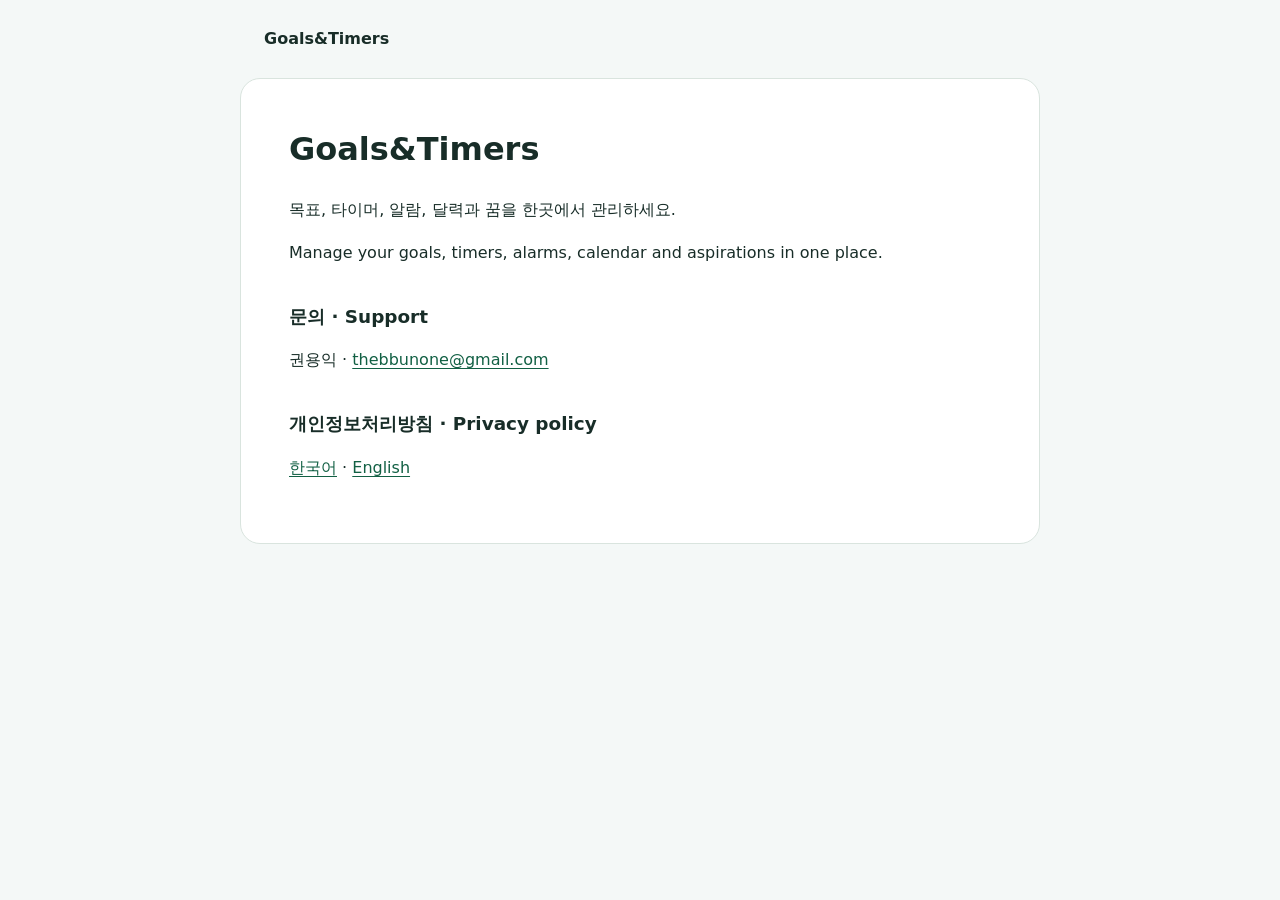
<file: index.html>
<!doctype html><html lang="ko"><head><meta charset="utf-8"><meta name="viewport" content="width=device-width,initial-scale=1"><title>Goals&amp;Timers — Support</title><link rel="stylesheet" href="styles.css"></head><body><header><div class="brand">Goals&amp;Timers</div></header><main><h1>Goals&amp;Timers</h1><p>목표, 타이머, 알람, 달력과 꿈을 한곳에서 관리하세요.</p><p lang="en">Manage your goals, timers, alarms, calendar and aspirations in one place.</p><h2>문의 · Support</h2><p>권용익 · <a href="mailto:thebbunone@gmail.com">thebbunone@gmail.com</a></p><h2>개인정보처리방침 · Privacy policy</h2><p><a href="privacy.html" lang="ko">한국어</a> · <a href="en.html" lang="en">English</a></p></main></body></html>
</file>
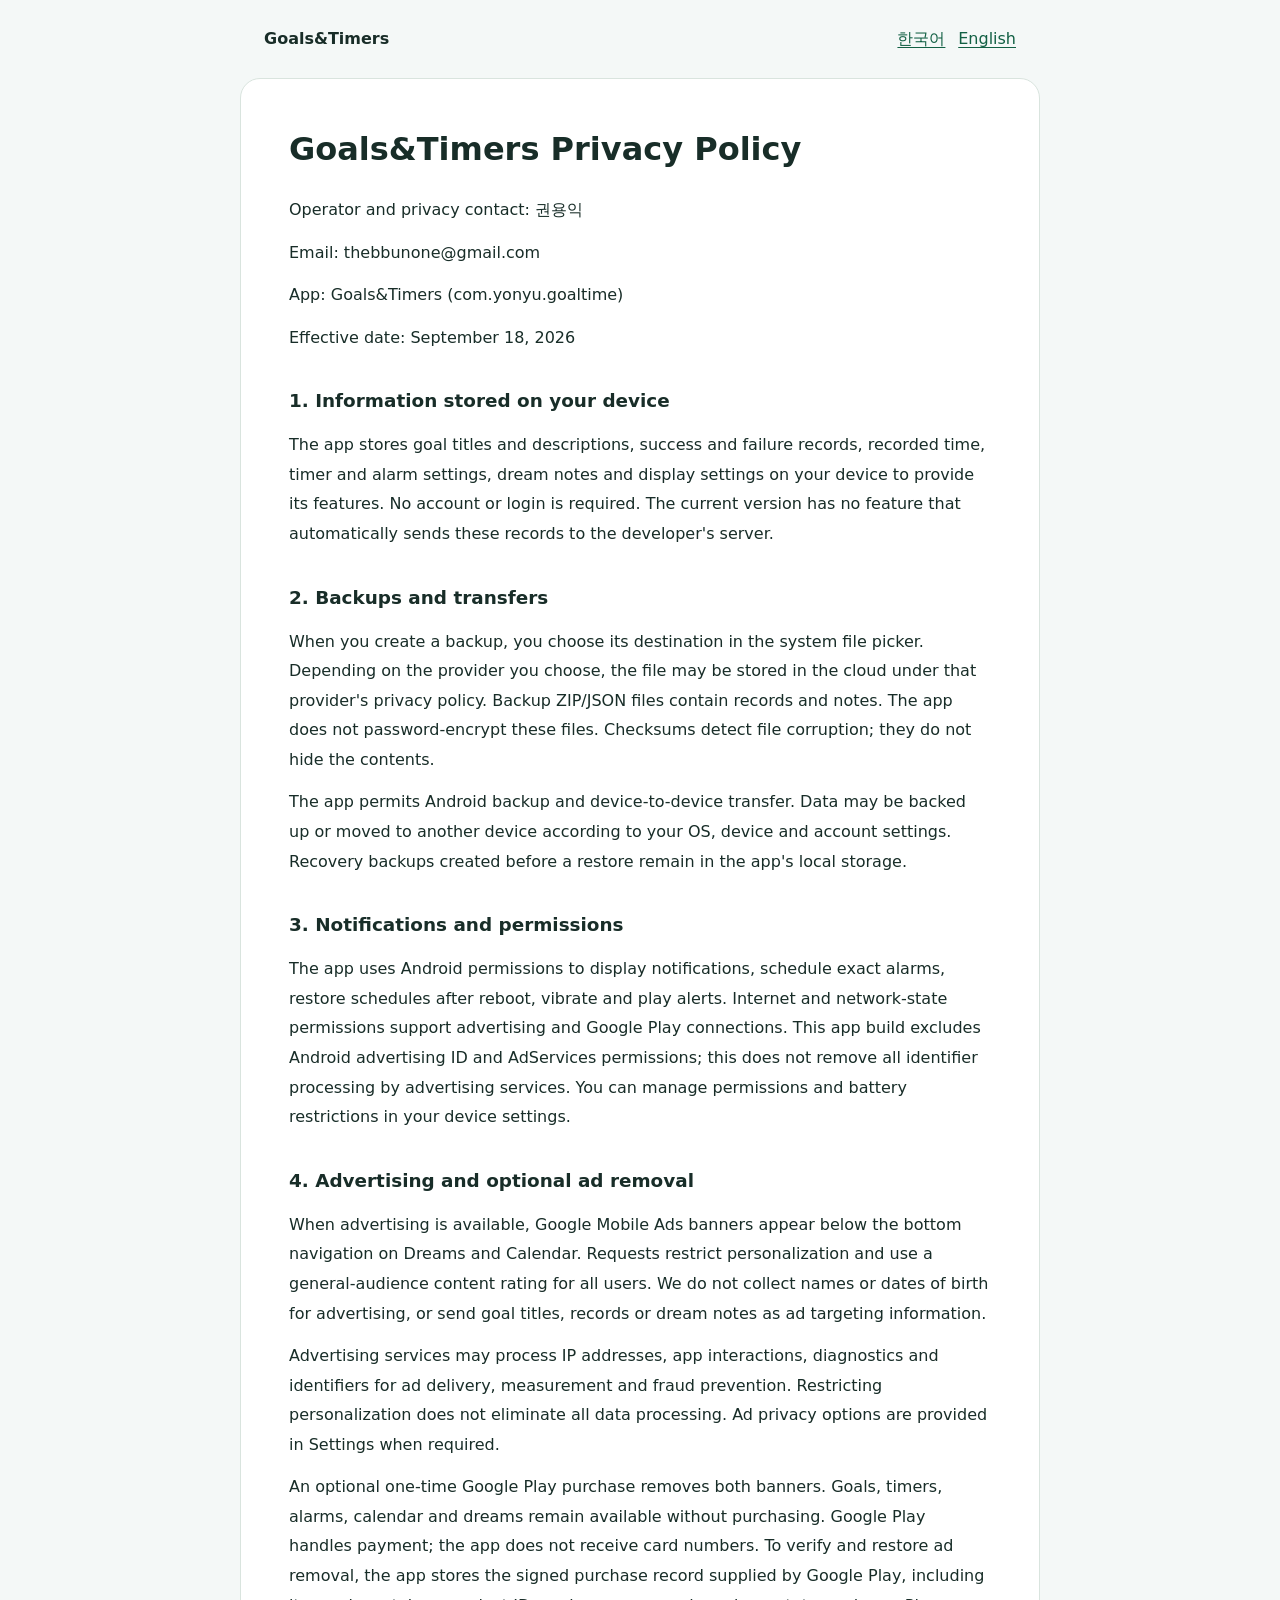
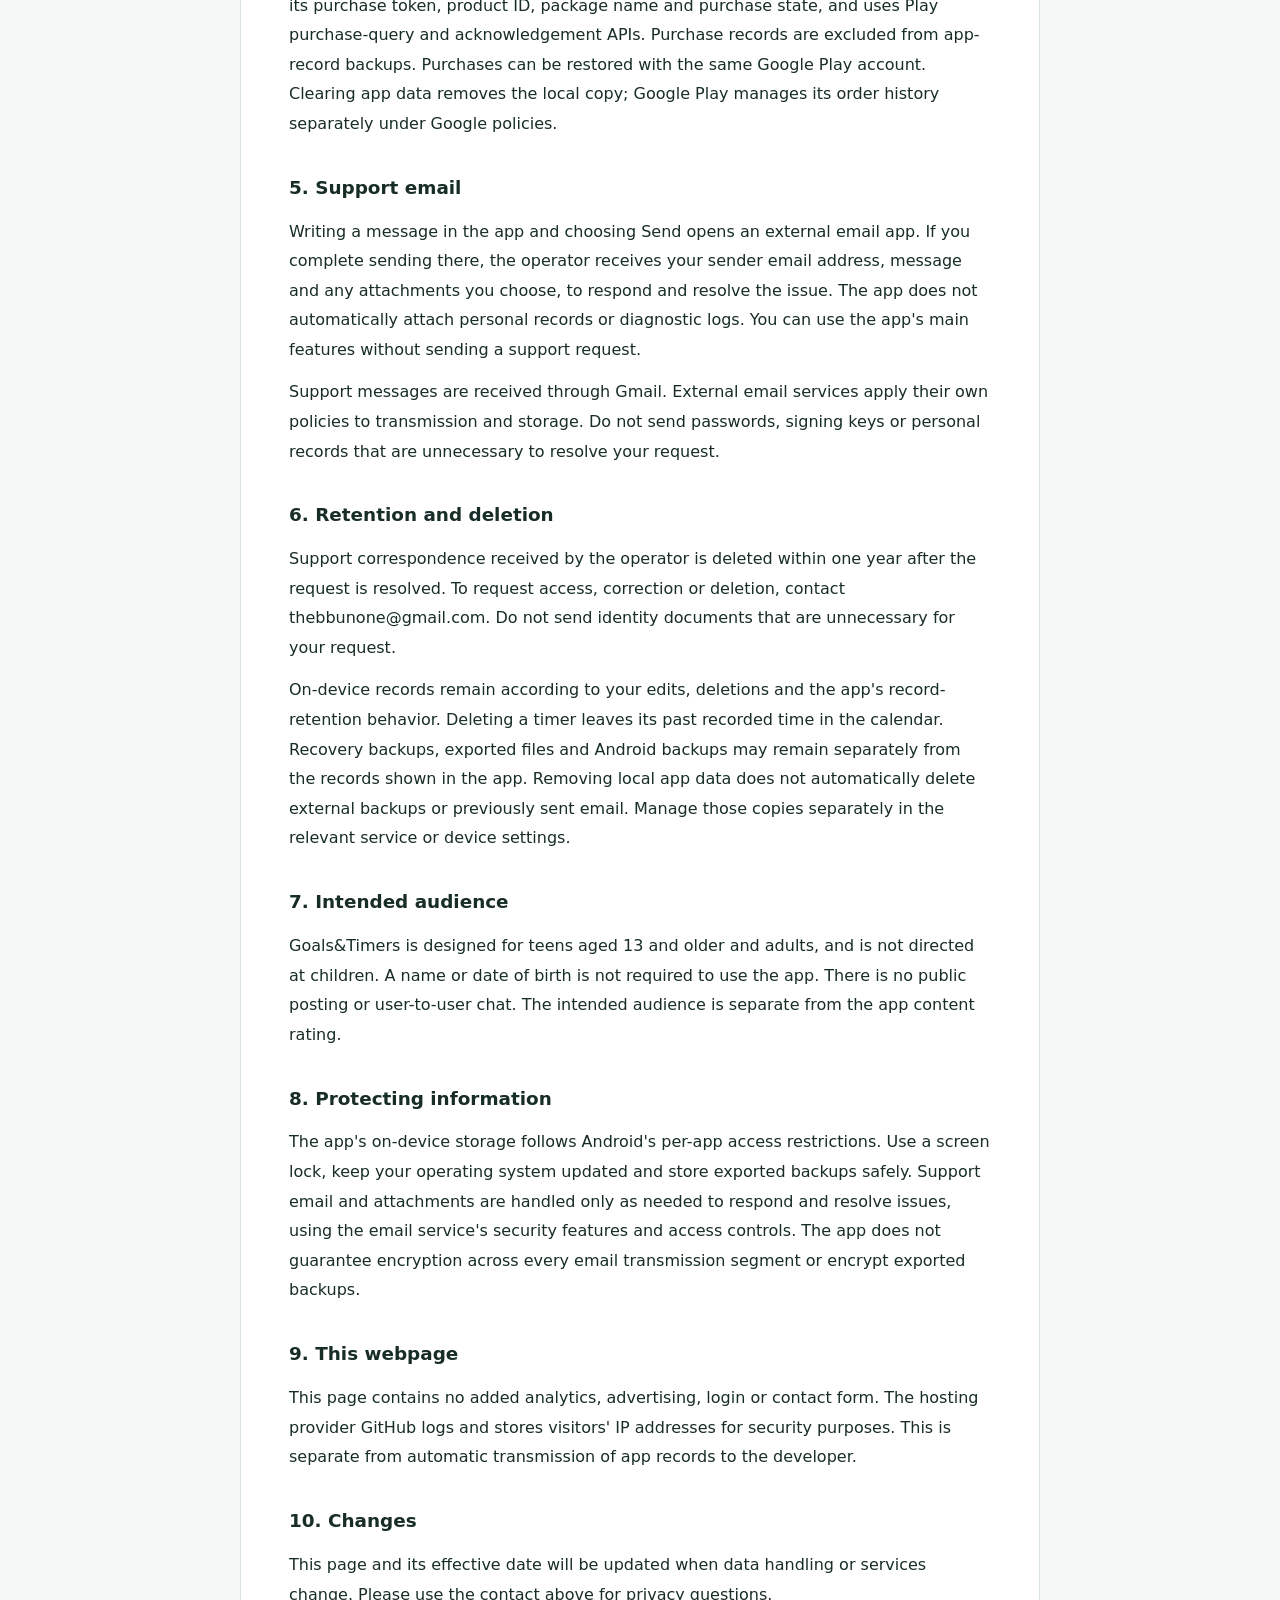
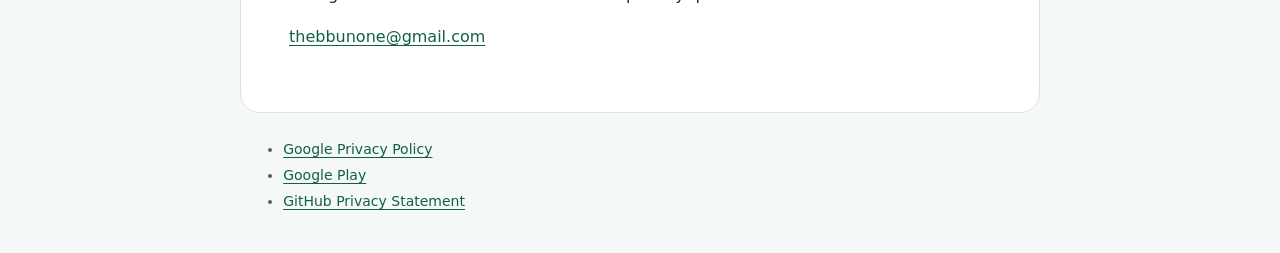
<file: en.html>
<!doctype html><html lang="en"><head><meta charset="utf-8"><meta name="viewport" content="width=device-width,initial-scale=1"><meta name="referrer" content="no-referrer"><title>Goals&amp;Timers — Privacy Policy</title><link rel="stylesheet" href="styles.css"></head><body><a class="skip" href="#content">Skip to content</a><header><div class="brand">Goals&amp;Timers</div><nav aria-label="Language"><a href="privacy.html" lang="ko" hreflang="ko">한국어</a><a href="en.html" lang="en" hreflang="en">English</a></nav></header><main id="content"><h1>Goals&amp;Timers Privacy Policy</h1><p>Operator and privacy contact: 권용익</p><p>Email: thebbunone@gmail.com</p><p>App: Goals&amp;Timers (com.yonyu.goaltime)</p><p>Effective date: September 18, 2026</p><h2>1. Information stored on your device</h2><p>The app stores goal titles and descriptions, success and failure records, recorded time, timer and alarm settings, dream notes and display settings on your device to provide its features. No account or login is required. The current version has no feature that automatically sends these records to the developer&#x27;s server.</p><h2>2. Backups and transfers</h2><p>When you create a backup, you choose its destination in the system file picker. Depending on the provider you choose, the file may be stored in the cloud under that provider&#x27;s privacy policy. Backup ZIP/JSON files contain records and notes. The app does not password-encrypt these files. Checksums detect file corruption; they do not hide the contents.</p><p>The app permits Android backup and device-to-device transfer. Data may be backed up or moved to another device according to your OS, device and account settings. Recovery backups created before a restore remain in the app&#x27;s local storage.</p><h2>3. Notifications and permissions</h2><p>The app uses Android permissions to display notifications, schedule exact alarms, restore schedules after reboot, vibrate and play alerts. Internet and network-state permissions support advertising and Google Play connections. This app build excludes Android advertising ID and AdServices permissions; this does not remove all identifier processing by advertising services. You can manage permissions and battery restrictions in your device settings.</p><h2>4. Advertising and optional ad removal</h2><p>When advertising is available, Google Mobile Ads banners appear below the bottom navigation on Dreams and Calendar. Requests restrict personalization and use a general-audience content rating for all users. We do not collect names or dates of birth for advertising, or send goal titles, records or dream notes as ad targeting information.</p><p>Advertising services may process IP addresses, app interactions, diagnostics and identifiers for ad delivery, measurement and fraud prevention. Restricting personalization does not eliminate all data processing. Ad privacy options are provided in Settings when required.</p><p>An optional one-time Google Play purchase removes both banners. Goals, timers, alarms, calendar and dreams remain available without purchasing. Google Play handles payment; the app does not receive card numbers. To verify and restore ad removal, the app stores the signed purchase record supplied by Google Play, including its purchase token, product ID, package name and purchase state, and uses Play purchase-query and acknowledgement APIs. Purchase records are excluded from app-record backups. Purchases can be restored with the same Google Play account. Clearing app data removes the local copy; Google Play manages its order history separately under Google policies.</p><h2>5. Support email</h2><p>Writing a message in the app and choosing Send opens an external email app. If you complete sending there, the operator receives your sender email address, message and any attachments you choose, to respond and resolve the issue. The app does not automatically attach personal records or diagnostic logs. You can use the app&#x27;s main features without sending a support request.</p><p>Support messages are received through Gmail. External email services apply their own policies to transmission and storage. Do not send passwords, signing keys or personal records that are unnecessary to resolve your request.</p><h2>6. Retention and deletion</h2><p>Support correspondence received by the operator is deleted within one year after the request is resolved. To request access, correction or deletion, contact thebbunone@gmail.com. Do not send identity documents that are unnecessary for your request.</p><p>On-device records remain according to your edits, deletions and the app&#x27;s record-retention behavior. Deleting a timer leaves its past recorded time in the calendar. Recovery backups, exported files and Android backups may remain separately from the records shown in the app. Removing local app data does not automatically delete external backups or previously sent email. Manage those copies separately in the relevant service or device settings.</p><h2>7. Intended audience</h2><p>Goals&amp;Timers is designed for teens aged 13 and older and adults, and is not directed at children. A name or date of birth is not required to use the app. There is no public posting or user-to-user chat. The intended audience is separate from the app content rating.</p><h2>8. Protecting information</h2><p>The app&#x27;s on-device storage follows Android&#x27;s per-app access restrictions. Use a screen lock, keep your operating system updated and store exported backups safely. Support email and attachments are handled only as needed to respond and resolve issues, using the email service&#x27;s security features and access controls. The app does not guarantee encryption across every email transmission segment or encrypt exported backups.</p><h2>9. This webpage</h2><p>This page contains no added analytics, advertising, login or contact form. The hosting provider GitHub logs and stores visitors&#x27; IP addresses for security purposes. This is separate from automatic transmission of app records to the developer.</p><h2>10. Changes</h2><p>This page and its effective date will be updated when data handling or services change. Please use the contact above for privacy questions.</p><p><a href="mailto:thebbunone@gmail.com">thebbunone@gmail.com</a></p></main><footer><ul><li><a href="https://policies.google.com/privacy">Google Privacy Policy</a></li><li><a href="https://support.google.com/googleplay/answer/2853570">Google Play</a></li><li><a href="https://docs.github.com/en/site-policy/privacy-policies/github-general-privacy-statement">GitHub Privacy Statement</a></li></ul></footer></body></html>
</file>
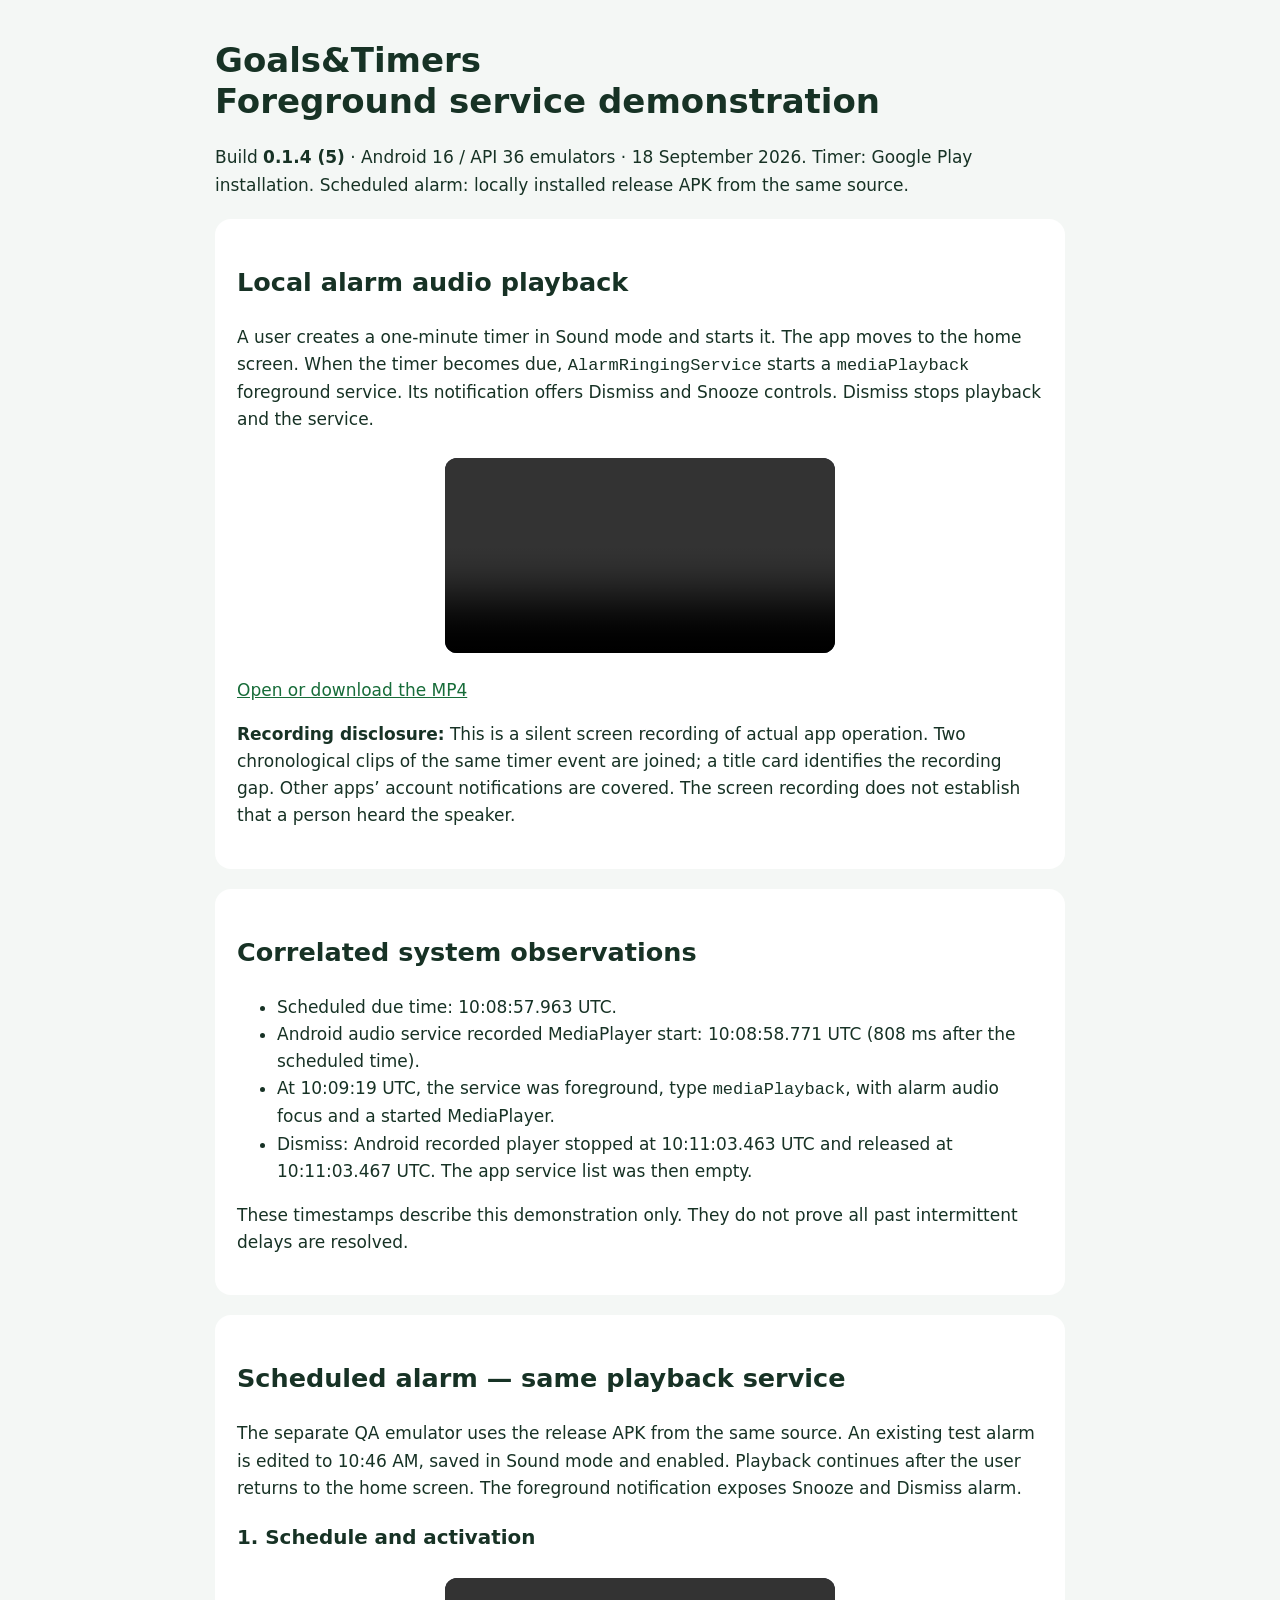
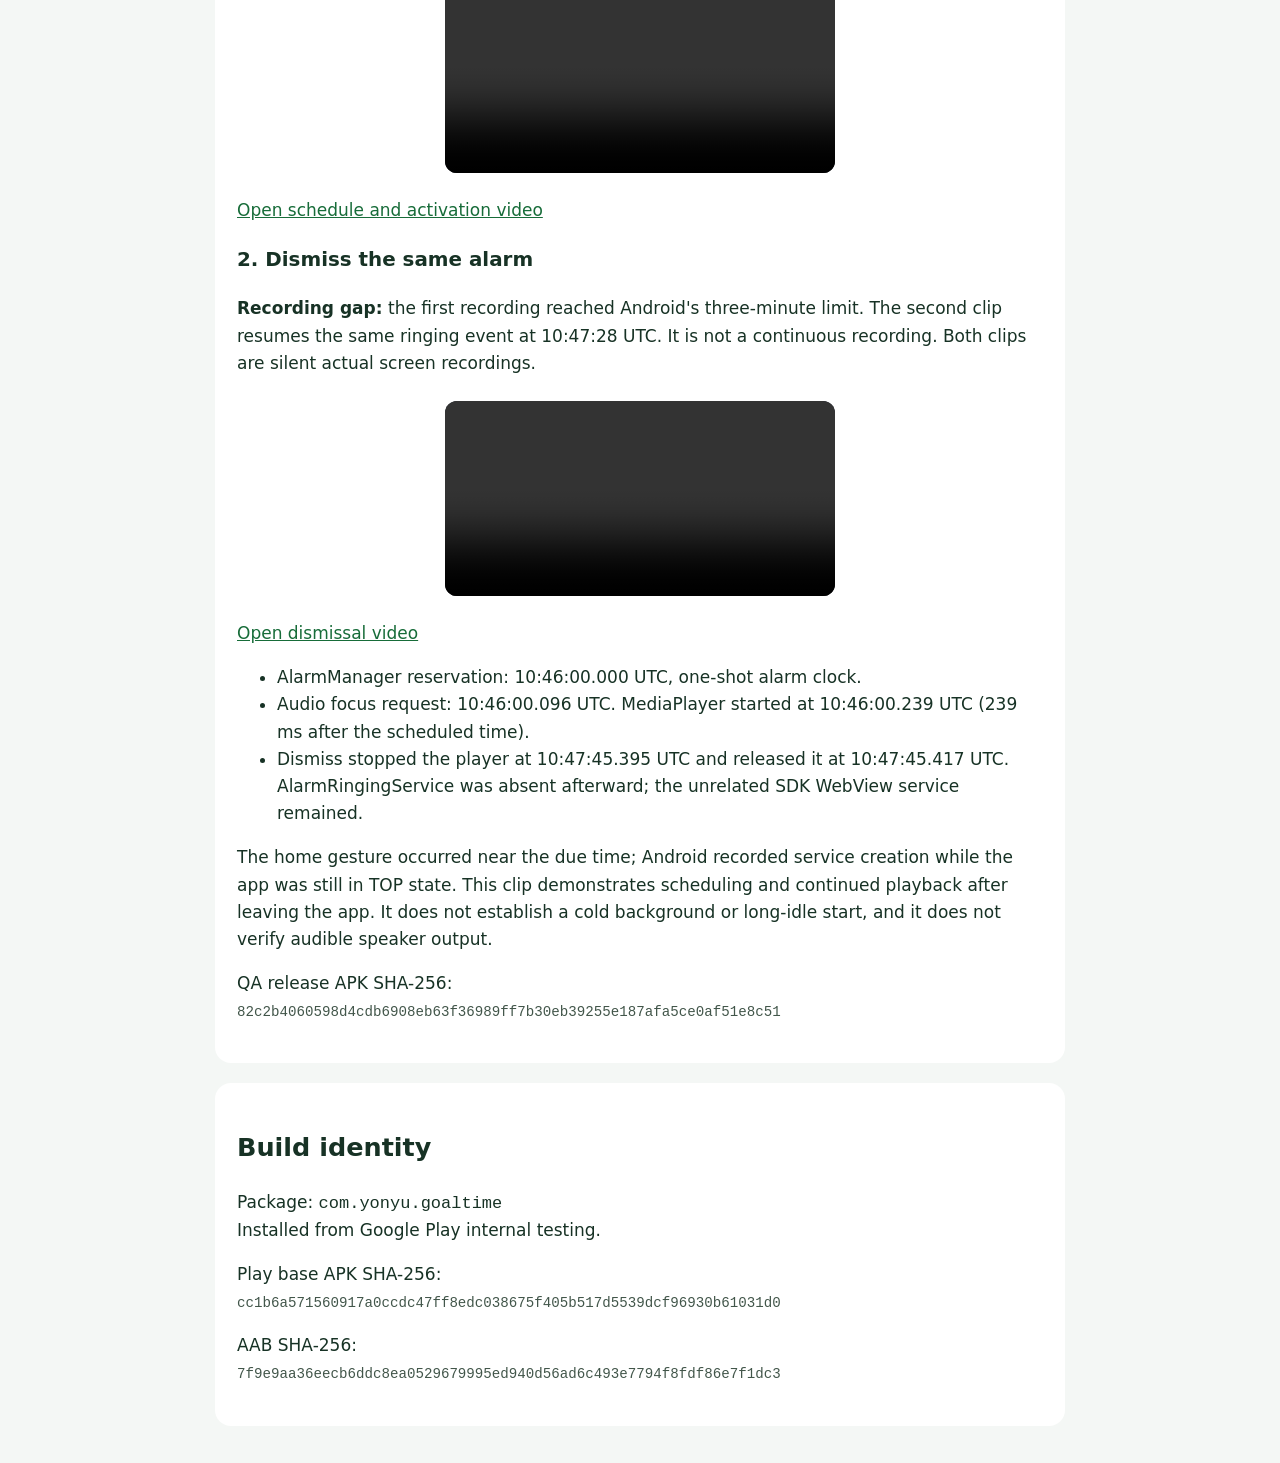
<file: fgs-demo.html>
<!doctype html>
<html lang="en"><meta charset="utf-8"><meta name="viewport" content="width=device-width, initial-scale=1">
<meta name="robots" content="noindex"><title>Goals&amp;Timers — foreground service demonstration</title>
<style>body{font:17px/1.6 system-ui,sans-serif;background:#f4f7f5;color:#173225;max-width:850px;margin:40px auto;padding:0 20px}h1{line-height:1.2}video{display:block;width:100%;max-width:390px;margin:24px auto;background:#202632;border-radius:12px}section{background:white;padding:22px;border-radius:16px;margin:20px 0}a{color:#176c39}code{overflow-wrap:anywhere}small{color:#42564a}</style>
<h1>Goals&amp;Timers<br>Foreground service demonstration</h1>
<p>Build <strong>0.1.4 (5)</strong> · Android 16 / API 36 emulators · 18 September 2026. Timer: Google Play installation. Scheduled alarm: locally installed release APK from the same source.</p>
<section><h2>Local alarm audio playback</h2>
<p>A user creates a one-minute timer in Sound mode and starts it. The app moves to the home screen. When the timer becomes due, <code>AlarmRingingService</code> starts a <code>mediaPlayback</code> foreground service. Its notification offers Dismiss and Snooze controls. Dismiss stops playback and the service.</p>
<video controls playsinline preload="metadata" aria-label="Timer foreground service demonstration"><source src="timer-foreground-service-0.1.4-final.mp4" type="video/mp4">Your browser cannot play this video. Use the download link below.</video>
<p><a href="timer-foreground-service-0.1.4-final.mp4">Open or download the MP4</a></p>
<p><strong>Recording disclosure:</strong> This is a silent screen recording of actual app operation. Two chronological clips of the same timer event are joined; a title card identifies the recording gap. Other apps’ account notifications are covered. The screen recording does not establish that a person heard the speaker.</p></section>
<section><h2>Correlated system observations</h2><ul>
<li>Scheduled due time: 10:08:57.963 UTC.</li>
<li>Android audio service recorded MediaPlayer start: 10:08:58.771 UTC (808 ms after the scheduled time).</li>
<li>At 10:09:19 UTC, the service was foreground, type <code>mediaPlayback</code>, with alarm audio focus and a started MediaPlayer.</li>
<li>Dismiss: Android recorded player stopped at 10:11:03.463 UTC and released at 10:11:03.467 UTC. The app service list was then empty.</li>
</ul><p>These timestamps describe this demonstration only. They do not prove all past intermittent delays are resolved.</p></section>
<section><h2>Scheduled alarm — same playback service</h2>
<p>The separate QA emulator uses the release APK from the same source. An existing test alarm is edited to 10:46 AM, saved in Sound mode and enabled. Playback continues after the user returns to the home screen. The foreground notification exposes Snooze and Dismiss alarm.</p>
<h3>1. Schedule and activation</h3>
<video controls playsinline preload="metadata" aria-label="Scheduled alarm setup and activation"><source src="alarm-schedule-0.1.4.mp4" type="video/mp4"></video>
<p><a href="alarm-schedule-0.1.4.mp4">Open schedule and activation video</a></p>
<h3>2. Dismiss the same alarm</h3>
<p><strong>Recording gap:</strong> the first recording reached Android's three-minute limit. The second clip resumes the same ringing event at 10:47:28 UTC. It is not a continuous recording. Both clips are silent actual screen recordings.</p>
<video controls playsinline preload="metadata" aria-label="Scheduled alarm dismissal"><source src="alarm-dismiss-0.1.4.mp4" type="video/mp4"></video>
<p><a href="alarm-dismiss-0.1.4.mp4">Open dismissal video</a></p>
<ul><li>AlarmManager reservation: 10:46:00.000 UTC, one-shot alarm clock.</li>
<li>Audio focus request: 10:46:00.096 UTC. MediaPlayer started at 10:46:00.239 UTC (239 ms after the scheduled time).</li>
<li>Dismiss stopped the player at 10:47:45.395 UTC and released it at 10:47:45.417 UTC. AlarmRingingService was absent afterward; the unrelated SDK WebView service remained.</li></ul>
<p>The home gesture occurred near the due time; Android recorded service creation while the app was still in TOP state. This clip demonstrates scheduling and continued playback after leaving the app. It does not establish a cold background or long-idle start, and it does not verify audible speaker output.</p>
<p>QA release APK SHA-256:<br><small><code>82c2b4060598d4cdb6908eb63f36989ff7b30eb39255e187afa5ce0af51e8c51</code></small></p></section>
<section><h2>Build identity</h2><p>Package: <code>com.yonyu.goaltime</code><br>Installed from Google Play internal testing.</p>
<p>Play base APK SHA-256:<br><small><code>cc1b6a571560917a0ccdc47ff8edc038675f405b517d5539dcf96930b61031d0</code></small></p>
<p>AAB SHA-256:<br><small><code>7f9e9aa36eecb6ddc8ea0529679995ed940d56ad6c493e7794f8fdf86e7f1dc3</code></small></p></section>
</html>
</file>
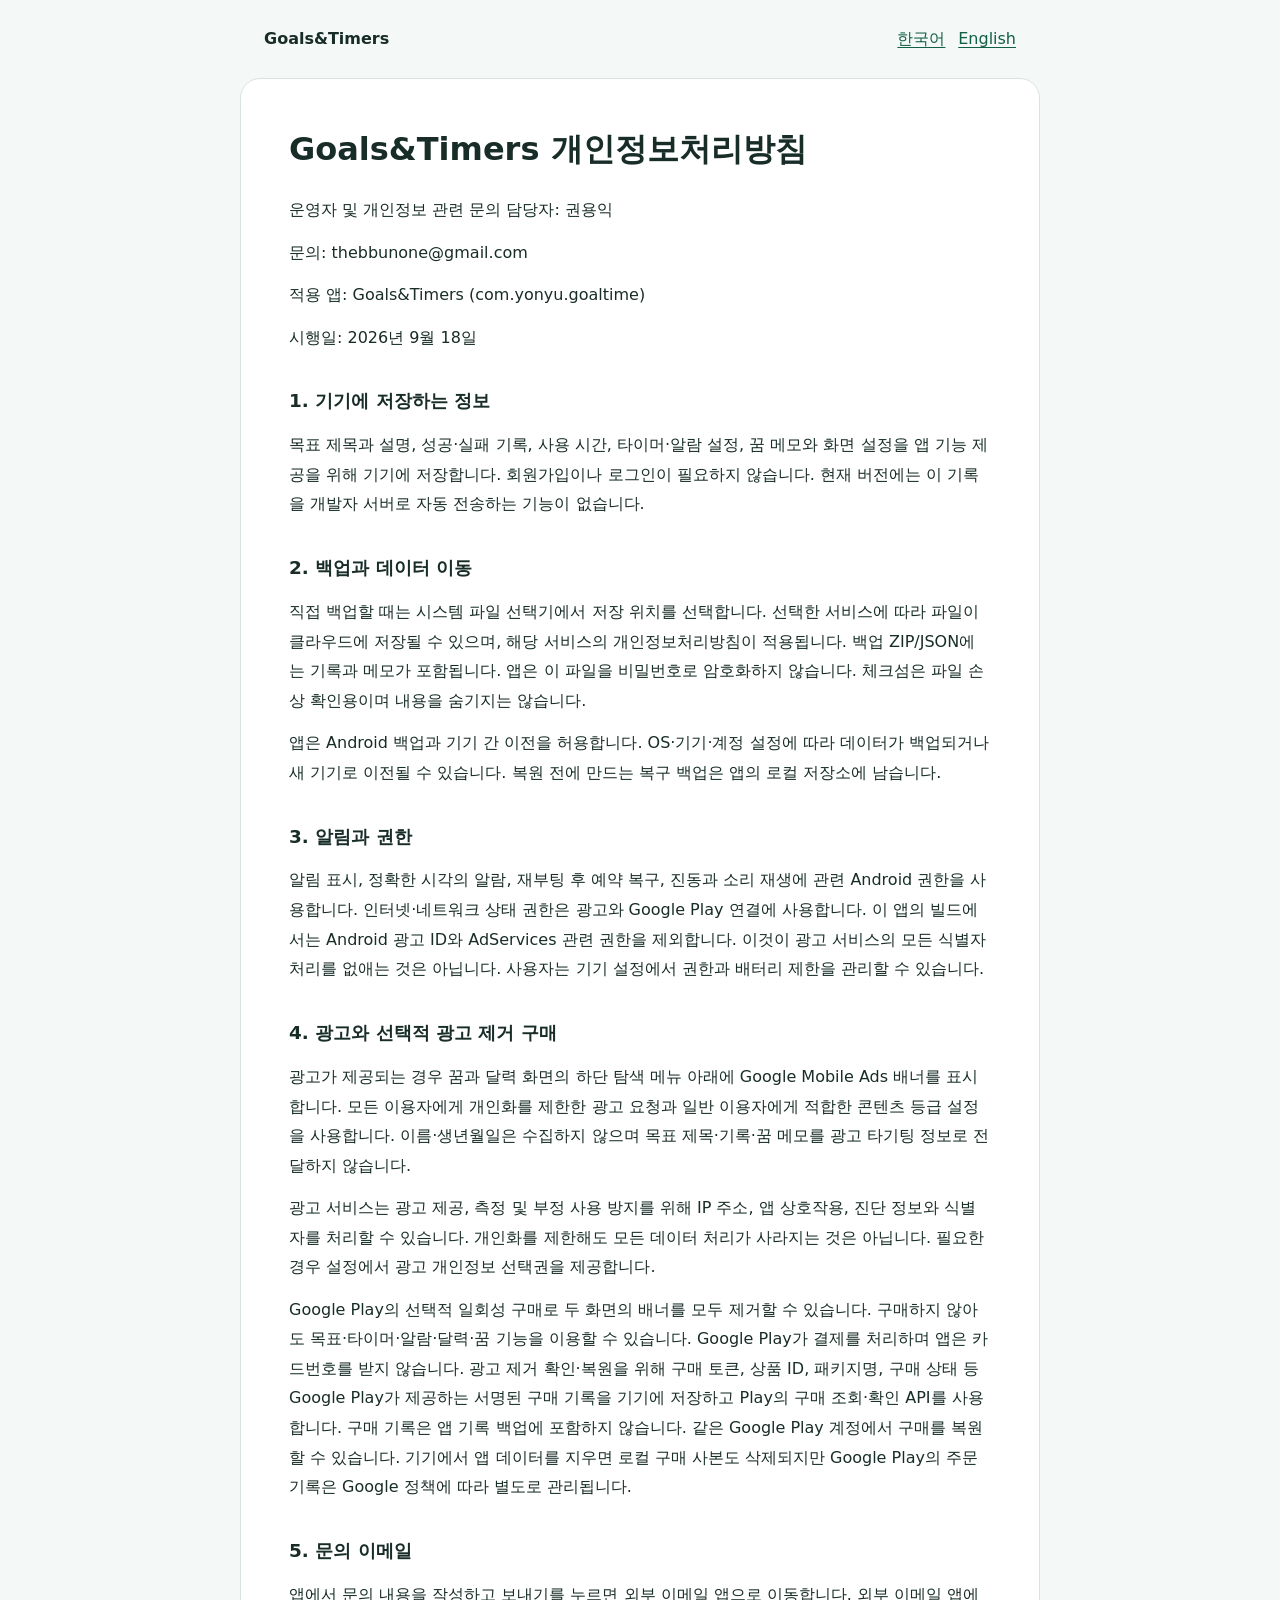
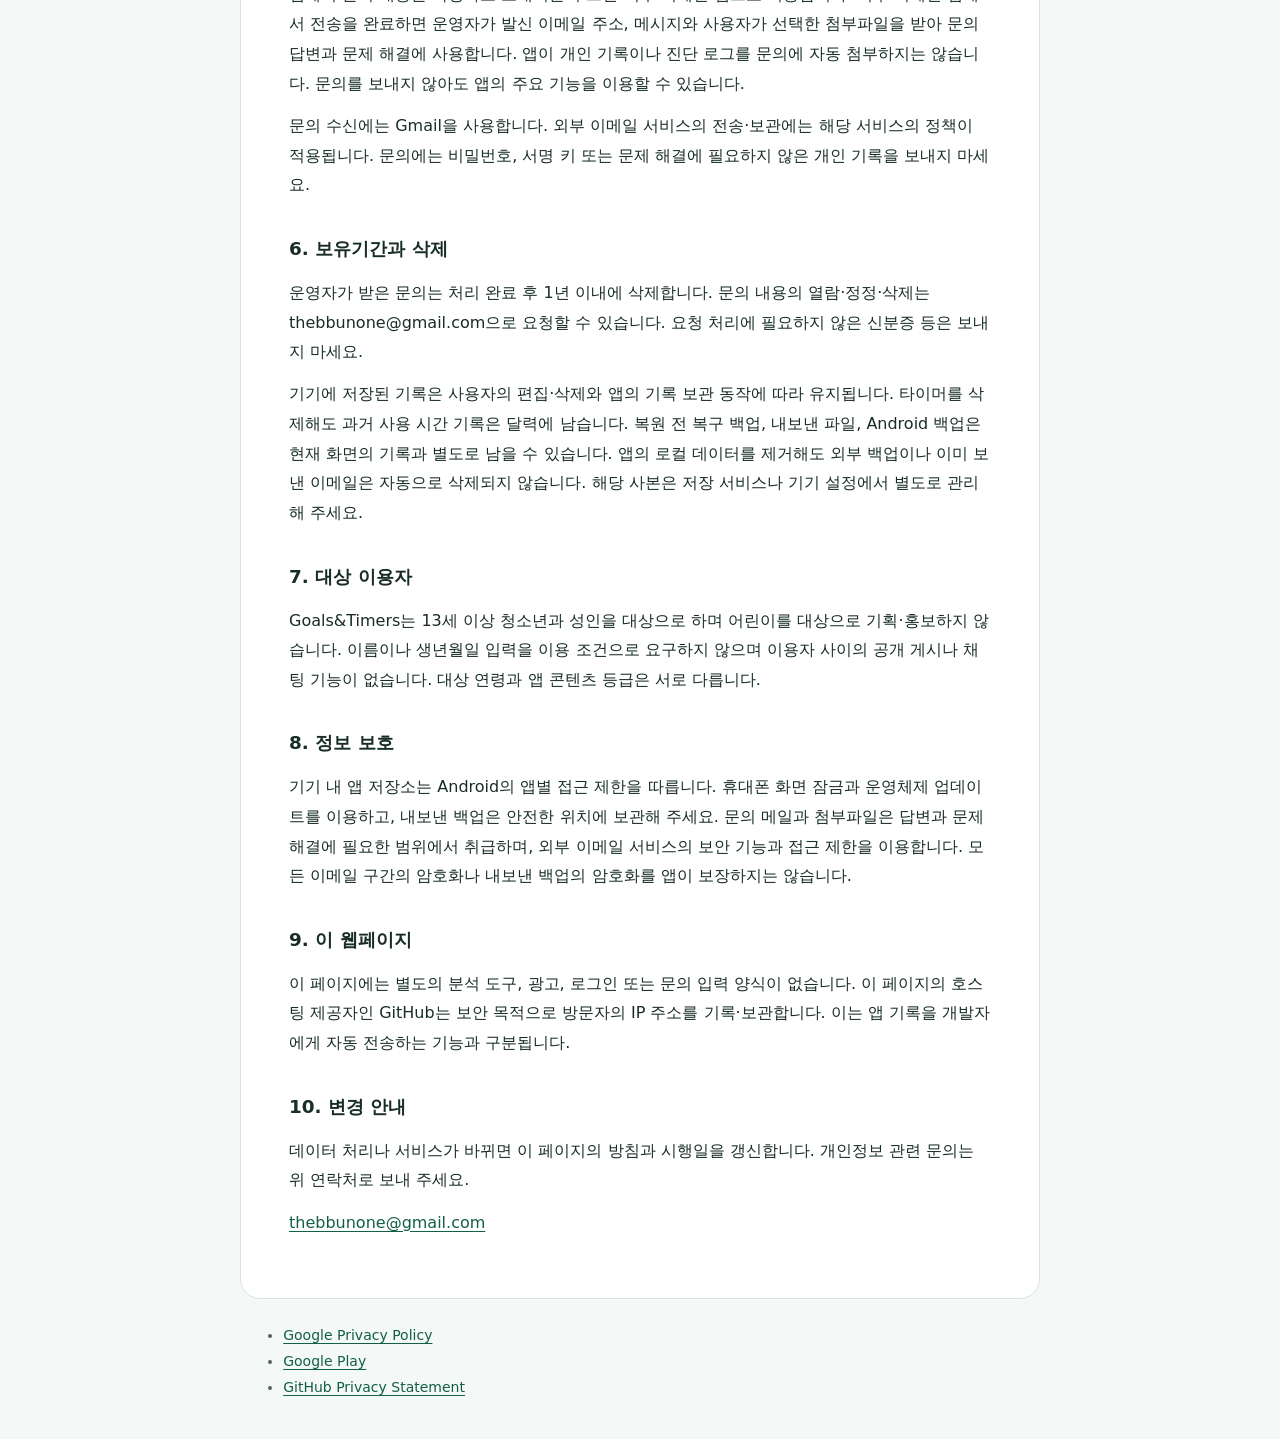
<file: privacy.html>
<!doctype html><html lang="ko"><head><meta charset="utf-8"><meta name="viewport" content="width=device-width,initial-scale=1"><meta name="referrer" content="no-referrer"><title>Goals&amp;Timers — 개인정보처리방침</title><link rel="stylesheet" href="styles.css"></head><body><a class="skip" href="#content">Skip to content</a><header><div class="brand">Goals&amp;Timers</div><nav aria-label="Language"><a href="privacy.html" lang="ko" hreflang="ko">한국어</a><a href="en.html" lang="en" hreflang="en">English</a></nav></header><main id="content"><h1>Goals&amp;Timers 개인정보처리방침</h1><p>운영자 및 개인정보 관련 문의 담당자: 권용익</p><p>문의: thebbunone@gmail.com</p><p>적용 앱: Goals&amp;Timers (com.yonyu.goaltime)</p><p>시행일: 2026년 9월 18일</p><h2>1. 기기에 저장하는 정보</h2><p>목표 제목과 설명, 성공·실패 기록, 사용 시간, 타이머·알람 설정, 꿈 메모와 화면 설정을 앱 기능 제공을 위해 기기에 저장합니다. 회원가입이나 로그인이 필요하지 않습니다. 현재 버전에는 이 기록을 개발자 서버로 자동 전송하는 기능이 없습니다.</p><h2>2. 백업과 데이터 이동</h2><p>직접 백업할 때는 시스템 파일 선택기에서 저장 위치를 선택합니다. 선택한 서비스에 따라 파일이 클라우드에 저장될 수 있으며, 해당 서비스의 개인정보처리방침이 적용됩니다. 백업 ZIP/JSON에는 기록과 메모가 포함됩니다. 앱은 이 파일을 비밀번호로 암호화하지 않습니다. 체크섬은 파일 손상 확인용이며 내용을 숨기지는 않습니다.</p><p>앱은 Android 백업과 기기 간 이전을 허용합니다. OS·기기·계정 설정에 따라 데이터가 백업되거나 새 기기로 이전될 수 있습니다. 복원 전에 만드는 복구 백업은 앱의 로컬 저장소에 남습니다.</p><h2>3. 알림과 권한</h2><p>알림 표시, 정확한 시각의 알람, 재부팅 후 예약 복구, 진동과 소리 재생에 관련 Android 권한을 사용합니다. 인터넷·네트워크 상태 권한은 광고와 Google Play 연결에 사용합니다. 이 앱의 빌드에서는 Android 광고 ID와 AdServices 관련 권한을 제외합니다. 이것이 광고 서비스의 모든 식별자 처리를 없애는 것은 아닙니다. 사용자는 기기 설정에서 권한과 배터리 제한을 관리할 수 있습니다.</p><h2>4. 광고와 선택적 광고 제거 구매</h2><p>광고가 제공되는 경우 꿈과 달력 화면의 하단 탐색 메뉴 아래에 Google Mobile Ads 배너를 표시합니다. 모든 이용자에게 개인화를 제한한 광고 요청과 일반 이용자에게 적합한 콘텐츠 등급 설정을 사용합니다. 이름·생년월일은 수집하지 않으며 목표 제목·기록·꿈 메모를 광고 타기팅 정보로 전달하지 않습니다.</p><p>광고 서비스는 광고 제공, 측정 및 부정 사용 방지를 위해 IP 주소, 앱 상호작용, 진단 정보와 식별자를 처리할 수 있습니다. 개인화를 제한해도 모든 데이터 처리가 사라지는 것은 아닙니다. 필요한 경우 설정에서 광고 개인정보 선택권을 제공합니다.</p><p>Google Play의 선택적 일회성 구매로 두 화면의 배너를 모두 제거할 수 있습니다. 구매하지 않아도 목표·타이머·알람·달력·꿈 기능을 이용할 수 있습니다. Google Play가 결제를 처리하며 앱은 카드번호를 받지 않습니다. 광고 제거 확인·복원을 위해 구매 토큰, 상품 ID, 패키지명, 구매 상태 등 Google Play가 제공하는 서명된 구매 기록을 기기에 저장하고 Play의 구매 조회·확인 API를 사용합니다. 구매 기록은 앱 기록 백업에 포함하지 않습니다. 같은 Google Play 계정에서 구매를 복원할 수 있습니다. 기기에서 앱 데이터를 지우면 로컬 구매 사본도 삭제되지만 Google Play의 주문 기록은 Google 정책에 따라 별도로 관리됩니다.</p><h2>5. 문의 이메일</h2><p>앱에서 문의 내용을 작성하고 보내기를 누르면 외부 이메일 앱으로 이동합니다. 외부 이메일 앱에서 전송을 완료하면 운영자가 발신 이메일 주소, 메시지와 사용자가 선택한 첨부파일을 받아 문의 답변과 문제 해결에 사용합니다. 앱이 개인 기록이나 진단 로그를 문의에 자동 첨부하지는 않습니다. 문의를 보내지 않아도 앱의 주요 기능을 이용할 수 있습니다.</p><p>문의 수신에는 Gmail을 사용합니다. 외부 이메일 서비스의 전송·보관에는 해당 서비스의 정책이 적용됩니다. 문의에는 비밀번호, 서명 키 또는 문제 해결에 필요하지 않은 개인 기록을 보내지 마세요.</p><h2>6. 보유기간과 삭제</h2><p>운영자가 받은 문의는 처리 완료 후 1년 이내에 삭제합니다. 문의 내용의 열람·정정·삭제는 thebbunone@gmail.com으로 요청할 수 있습니다. 요청 처리에 필요하지 않은 신분증 등은 보내지 마세요.</p><p>기기에 저장된 기록은 사용자의 편집·삭제와 앱의 기록 보관 동작에 따라 유지됩니다. 타이머를 삭제해도 과거 사용 시간 기록은 달력에 남습니다. 복원 전 복구 백업, 내보낸 파일, Android 백업은 현재 화면의 기록과 별도로 남을 수 있습니다. 앱의 로컬 데이터를 제거해도 외부 백업이나 이미 보낸 이메일은 자동으로 삭제되지 않습니다. 해당 사본은 저장 서비스나 기기 설정에서 별도로 관리해 주세요.</p><h2>7. 대상 이용자</h2><p>Goals&amp;Timers는 13세 이상 청소년과 성인을 대상으로 하며 어린이를 대상으로 기획·홍보하지 않습니다. 이름이나 생년월일 입력을 이용 조건으로 요구하지 않으며 이용자 사이의 공개 게시나 채팅 기능이 없습니다. 대상 연령과 앱 콘텐츠 등급은 서로 다릅니다.</p><h2>8. 정보 보호</h2><p>기기 내 앱 저장소는 Android의 앱별 접근 제한을 따릅니다. 휴대폰 화면 잠금과 운영체제 업데이트를 이용하고, 내보낸 백업은 안전한 위치에 보관해 주세요. 문의 메일과 첨부파일은 답변과 문제 해결에 필요한 범위에서 취급하며, 외부 이메일 서비스의 보안 기능과 접근 제한을 이용합니다. 모든 이메일 구간의 암호화나 내보낸 백업의 암호화를 앱이 보장하지는 않습니다.</p><h2>9. 이 웹페이지</h2><p>이 페이지에는 별도의 분석 도구, 광고, 로그인 또는 문의 입력 양식이 없습니다. 이 페이지의 호스팅 제공자인 GitHub는 보안 목적으로 방문자의 IP 주소를 기록·보관합니다. 이는 앱 기록을 개발자에게 자동 전송하는 기능과 구분됩니다.</p><h2>10. 변경 안내</h2><p>데이터 처리나 서비스가 바뀌면 이 페이지의 방침과 시행일을 갱신합니다. 개인정보 관련 문의는 위 연락처로 보내 주세요.</p><p><a href="mailto:thebbunone@gmail.com">thebbunone@gmail.com</a></p></main><footer><ul><li><a href="https://policies.google.com/privacy">Google Privacy Policy</a></li><li><a href="https://support.google.com/googleplay/answer/2853570">Google Play</a></li><li><a href="https://docs.github.com/en/site-policy/privacy-policies/github-general-privacy-statement">GitHub Privacy Statement</a></li></ul></footer></body></html>
</file>
<file: styles.css>
*{box-sizing:border-box}html{color-scheme:light;scroll-behavior:auto}body{margin:0;background:#f4f8f7;color:#182d28;font-family:system-ui,-apple-system,"Segoe UI","Malgun Gothic",sans-serif;font-size:1rem;line-height:1.85}header,main,footer{max-width:50rem;margin:auto;padding:1.5rem}header{display:flex;align-items:center;justify-content:space-between;gap:1rem;flex-wrap:wrap}header img{width:2.5rem;height:2.5rem;border-radius:.65rem}header .brand{display:flex;align-items:center;gap:.65rem;font-weight:700}nav{display:flex;gap:.8rem;flex-wrap:wrap}a{color:#126044;text-underline-offset:.2em;overflow-wrap:anywhere}a:focus-visible{outline:3px solid #146bd3;outline-offset:4px}main{background:white;border:1px solid #d9e4de;border-radius:1.25rem;margin-bottom:1.5rem;padding:clamp(1.2rem,5vw,3rem)}h1{font-size:clamp(1.55rem,5vw,2rem);line-height:1.4;margin:0 0 1.5rem;overflow-wrap:anywhere}h2{font-size:1.15rem;line-height:1.5;margin-top:2.2rem}p{margin:.8rem 0;overflow-wrap:anywhere}.draft{padding:.8rem 1rem;border-left:4px solid #b18125;background:#fff8e9;font-size:.9rem;margin:0 0 1.5rem}.skip{position:absolute;left:1rem;top:-5rem}.skip:focus{top:.5rem;background:white;padding:1rem;z-index:1}footer{padding-top:0;font-size:.875rem;color:#52665f}footer ul{padding-left:1.2rem}@media(max-width:40rem){main{margin:0 .65rem 1.5rem}header,footer{padding:1.2rem}}@media print{body{background:white}main{border:0}header nav,.skip{display:none}}
</file>
